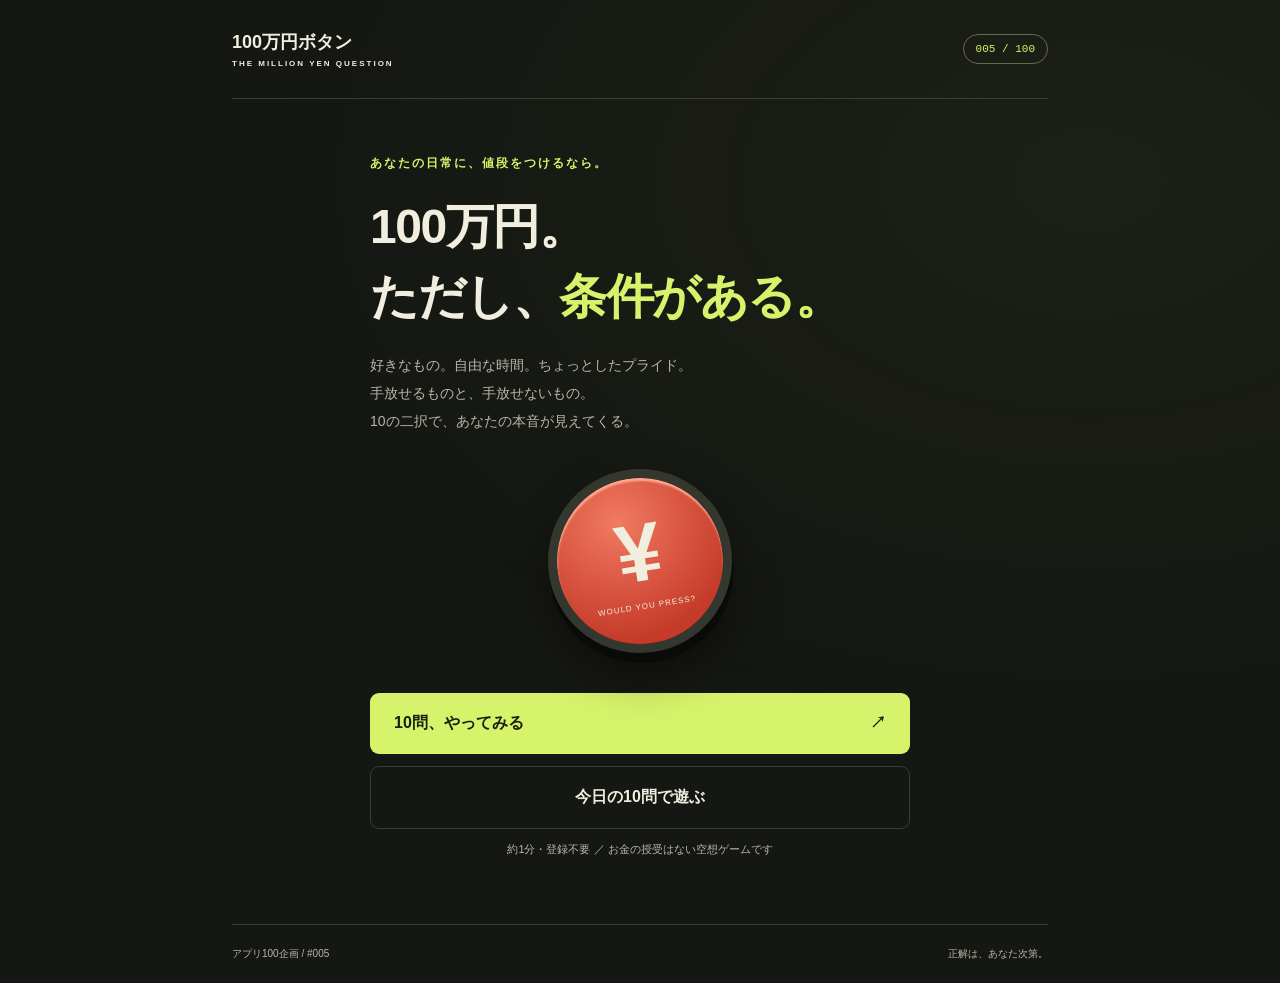
<file: 005-million-button/index.html>
<!doctype html>
<html lang="ja">
<head>
  <meta charset="utf-8"><meta name="viewport" content="width=device-width, initial-scale=1">
  <meta name="theme-color" content="#151713">
  <meta name="description" content="100万円もらえる。でも、条件がある。10の究極の二択で、あなたの譲れないものを見つけよう。">
  <title>100万円ボタン | アプリ100企画 #005</title>
  <link rel="stylesheet" href="style.css"><script src="app.js" defer></script>
</head>
<body>
  <div class="shell">
    <header><a class="brand" href="./">100万円ボタン<span>THE MILLION YEN QUESTION</span></a><span class="edition">005 / 100</span></header>
    <main>
      <section id="home">
        <div class="eyebrow">あなたの日常に、値段をつけるなら。</div>
        <h1>100万円。<br>ただし、<span>条件がある。</span></h1>
        <p class="intro">好きなもの。自由な時間。ちょっとしたプライド。<br>手放せるものと、手放せないもの。<br>10の二択で、あなたの本音が見えてくる。</p>
        <div class="hero-button" aria-hidden="true"><span>¥</span><small>WOULD YOU PRESS?</small></div>
        <button id="start" class="primary">10問、やってみる <span>↗</span></button>
        <button id="daily" class="secondary">今日の10問で遊ぶ</button>
        <p class="small center">約1分・登録不要 ／ お金の授受はない空想ゲームです</p>
        <div id="last" class="last" hidden></div>
      </section>
      <section id="game" hidden aria-labelledby="question">
        <div class="game-top"><span id="mode-label"></span><span id="counter"></span></div>
        <progress id="progress" max="10" value="0" aria-label="回答済みの問題数"></progress>
        <div class="offer"><span>このボタンを押すと</span><strong>100<span>万円</span></strong><span>もらえる。</span></div>
        <div class="condition"><span class="eyebrow">ただし、</span><h2 id="question" tabindex="-1"></h2><p id="detail"></p></div>
        <div id="choices" class="choices"><button id="yes" class="press">押す<span>100万円をもらう</span></button><button id="no" class="pass">押さない<span>今の日常を守る</span></button></div>
        <div id="decision" class="decision" hidden aria-live="polite"><strong id="decision-text"></strong><button id="next" class="primary">次の条件へ →</button></div>
        <div class="game-bottom"><span>仮想の獲得額 <b id="running-total">0万円</b></span><button id="quit" class="text-button">最初に戻る</button></div>
      </section>
      <section id="result" hidden aria-labelledby="result-title">
        <div class="eyebrow">YOUR CHOICES, YOUR VALUES.</div><h1 id="result-title" tabindex="-1">あなたの選択。</h1>
        <div class="receipt"><div class="receipt-top">100万円ボタン <span id="result-mode"></span></div><p>あなたが受け取った仮想の金額</p><div class="total"><span id="total"></span><small>万円</small></div><div class="receipt-line"><span>押した回数</span><strong id="yes-count"></strong></div><div class="receipt-line"><span>守った日常</span><strong id="no-count"></strong></div><h2 id="title"></h2><p id="description"></p><small>称号は回答数から決まる、遊びの結果です。</small></div>
        <button id="share" class="primary">結果をシェアする ↗</button><p id="share-status" class="small" role="status"></p><textarea id="share-copy" aria-label="共有する結果テキスト" readonly hidden></textarea>
        <button id="again" class="secondary">別の10問でもう一度</button>
        <details><summary>10の選択を振り返る</summary><ol id="review"></ol></details>
        <button id="home-button" class="text-button">トップに戻る</button>
      </section>
    </main>
    <footer><span>アプリ100企画 / #005</span><span>正解は、あなた次第。</span></footer>
  </div>
</body>
</html>
</file>
<file: 005-million-button/style.css>
:root{color-scheme:dark;--bg:#151713;--paper:#f1eedf;--muted:#b7b8aa;--lime:#d7f36b;--line:#3b3e33;font-family:"Yu Gothic UI","Hiragino Kaku Gothic ProN",sans-serif}*{box-sizing:border-box}body{margin:0;background:var(--bg);color:var(--paper)}body:before{content:"";position:fixed;inset:0;pointer-events:none;background:radial-gradient(ellipse at 85% 20%,#71833916,transparent 55%)}.shell{position:relative;max-width:880px;padding:0 32px;margin:auto}header{display:flex;justify-content:space-between;align-items:center;padding:30px 0;border-bottom:1px solid var(--line)}.brand{font-size:18px;font-weight:900;color:var(--paper);text-decoration:none}.brand span{display:block;font-size:8px;letter-spacing:2px;margin-top:5px}.edition{border:1px solid #666953;border-radius:30px;padding:8px 12px;font:11px monospace;color:var(--lime)}main{max-width:540px;margin:56px auto 64px;min-height:65vh}.eyebrow{color:var(--lime);font-size:12px;letter-spacing:2px;font-weight:700}h1{font-size:clamp(32px,6vw,48px);line-height:1.45;letter-spacing:-1.5px;margin:20px 0}h1 span{color:var(--lime)}.intro{font-size:14px;color:var(--muted);line-height:2}.hero-button{display:flex;flex-direction:column;align-items:center;justify-content:center;width:184px;height:184px;border-radius:50%;background:radial-gradient(circle at 40% 25%,#f17a61,#c53a29 75%);border:9px solid #34372d;box-shadow:0 10px 0 #090b08,0 22px 45px #0006,inset 0 3px 2px #ffa891;transform:rotate(-9deg);margin:34px auto 40px}.hero-button span{font-size:82px;font-weight:900;line-height:1}.hero-button small{font-size:8px;letter-spacing:1px;margin-top:8px}button{font:inherit;cursor:pointer;border:0;touch-action:manipulation;transition:transform .15s,background .15s}button:active{transform:translateY(2px)}button:focus-visible,a:focus-visible,summary:focus-visible{outline:3px solid var(--lime);outline-offset:5px}button:disabled{opacity:.5;cursor:default}.primary,.secondary{display:flex;align-items:center;justify-content:space-between;width:100%;padding:20px 24px;border-radius:9px;font-size:16px;font-weight:800}.primary{background:var(--lime);color:#19200d}.primary:hover{background:#e5ff8f}.secondary{background:transparent;color:var(--paper);border:1px solid var(--line);justify-content:center;margin-top:12px}.small{font-size:11px;line-height:1.8;color:var(--muted)}.center{text-align:center}.last{border-top:1px solid var(--line);padding-top:20px;font-size:13px;color:var(--muted);margin-top:28px}footer{display:flex;justify-content:space-between;gap:12px;border-top:1px solid var(--line);padding:22px 0;font-size:10px;color:var(--muted)}[hidden]{display:none!important}.game-top{display:flex;justify-content:space-between;color:var(--muted);font-size:12px}progress{display:block;width:100%;height:4px;accent-color:var(--lime);margin:16px 0 35px;border:0;background:var(--line)}progress::-webkit-progress-bar{background:var(--line)}progress::-webkit-progress-value{background:var(--lime)}.offer{text-align:center}.offer>span{display:block;font-size:14px;color:var(--muted)}.offer strong{display:block;font-size:86px;font-weight:900;letter-spacing:-5px;line-height:1.3}.offer strong span{font-size:30px;letter-spacing:0;margin-left:8px}.condition{margin:30px 0;padding:25px 0;border-top:1px solid var(--line);border-bottom:1px solid var(--line);min-height:190px}h2{font-size:25px;line-height:1.65;margin:12px 0}.condition p{font-size:13px;color:var(--muted);line-height:1.8;margin-bottom:0}.choices{display:grid;grid-template-columns:1fr 1fr;gap:14px}.choices button{min-height:106px;border-radius:12px;font-size:24px;font-weight:900}.choices span{display:block;font-size:11px;font-weight:500;margin-top:9px}.press{background:#dc513d;color:white;box-shadow:0 5px 0 #883125}.pass{background:#292d23;color:var(--paper);border:1px solid #565d46;box-shadow:0 5px 0 #0a0c08}.game-bottom{margin-top:30px;display:flex;justify-content:space-between;align-items:center;font-size:11px;color:var(--muted)}.game-bottom b{display:block;color:var(--lime);font-size:20px;margin-top:4px}.text-button{background:none;color:var(--muted);text-decoration:underline;padding:12px 0;font-size:12px}.decision strong{display:block;font-size:18px;margin-bottom:16px;color:var(--lime)}.receipt{color:#24271d;background:var(--paper);padding:28px;margin:25px 0;border-radius:4px;box-shadow:0 8px 0 #d1cfbf}.receipt-top{display:flex;justify-content:space-between;font-size:12px;border-bottom:1px dashed #9b9d8e;padding-bottom:18px}.receipt p{font-size:13px;line-height:1.8}.total{font-size:68px;letter-spacing:-3px;font-weight:900;margin-bottom:24px}.total small{font-size:22px;letter-spacing:0;margin-left:8px}.receipt-line{display:flex;justify-content:space-between;padding:12px 0;border-bottom:1px dashed #b6b8a6;font-size:13px}.receipt h2{margin-top:25px;font-size:24px}.receipt>small{font-size:10px;color:#606450}details{margin:28px 0;border-top:1px solid var(--line);padding-top:22px}summary{cursor:pointer;font-size:14px}ol{padding-left:24px}li{padding:15px 0;font-size:13px;line-height:1.8;border-bottom:1px solid var(--line)}li strong{display:block;color:var(--lime);font-size:11px}textarea{width:100%;min-height:125px;background:#292d23;color:var(--paper);border:1px solid var(--line);padding:12px}@media(max-width:600px){.shell{padding:0 22px}header{padding:22px 0}main{margin-top:35px}h1{font-size:36px}.offer strong{font-size:76px}h2{font-size:22px}.receipt{padding:23px}.total{font-size:60px}}@media(prefers-reduced-motion:reduce){*{transition:none!important}}
</file>
